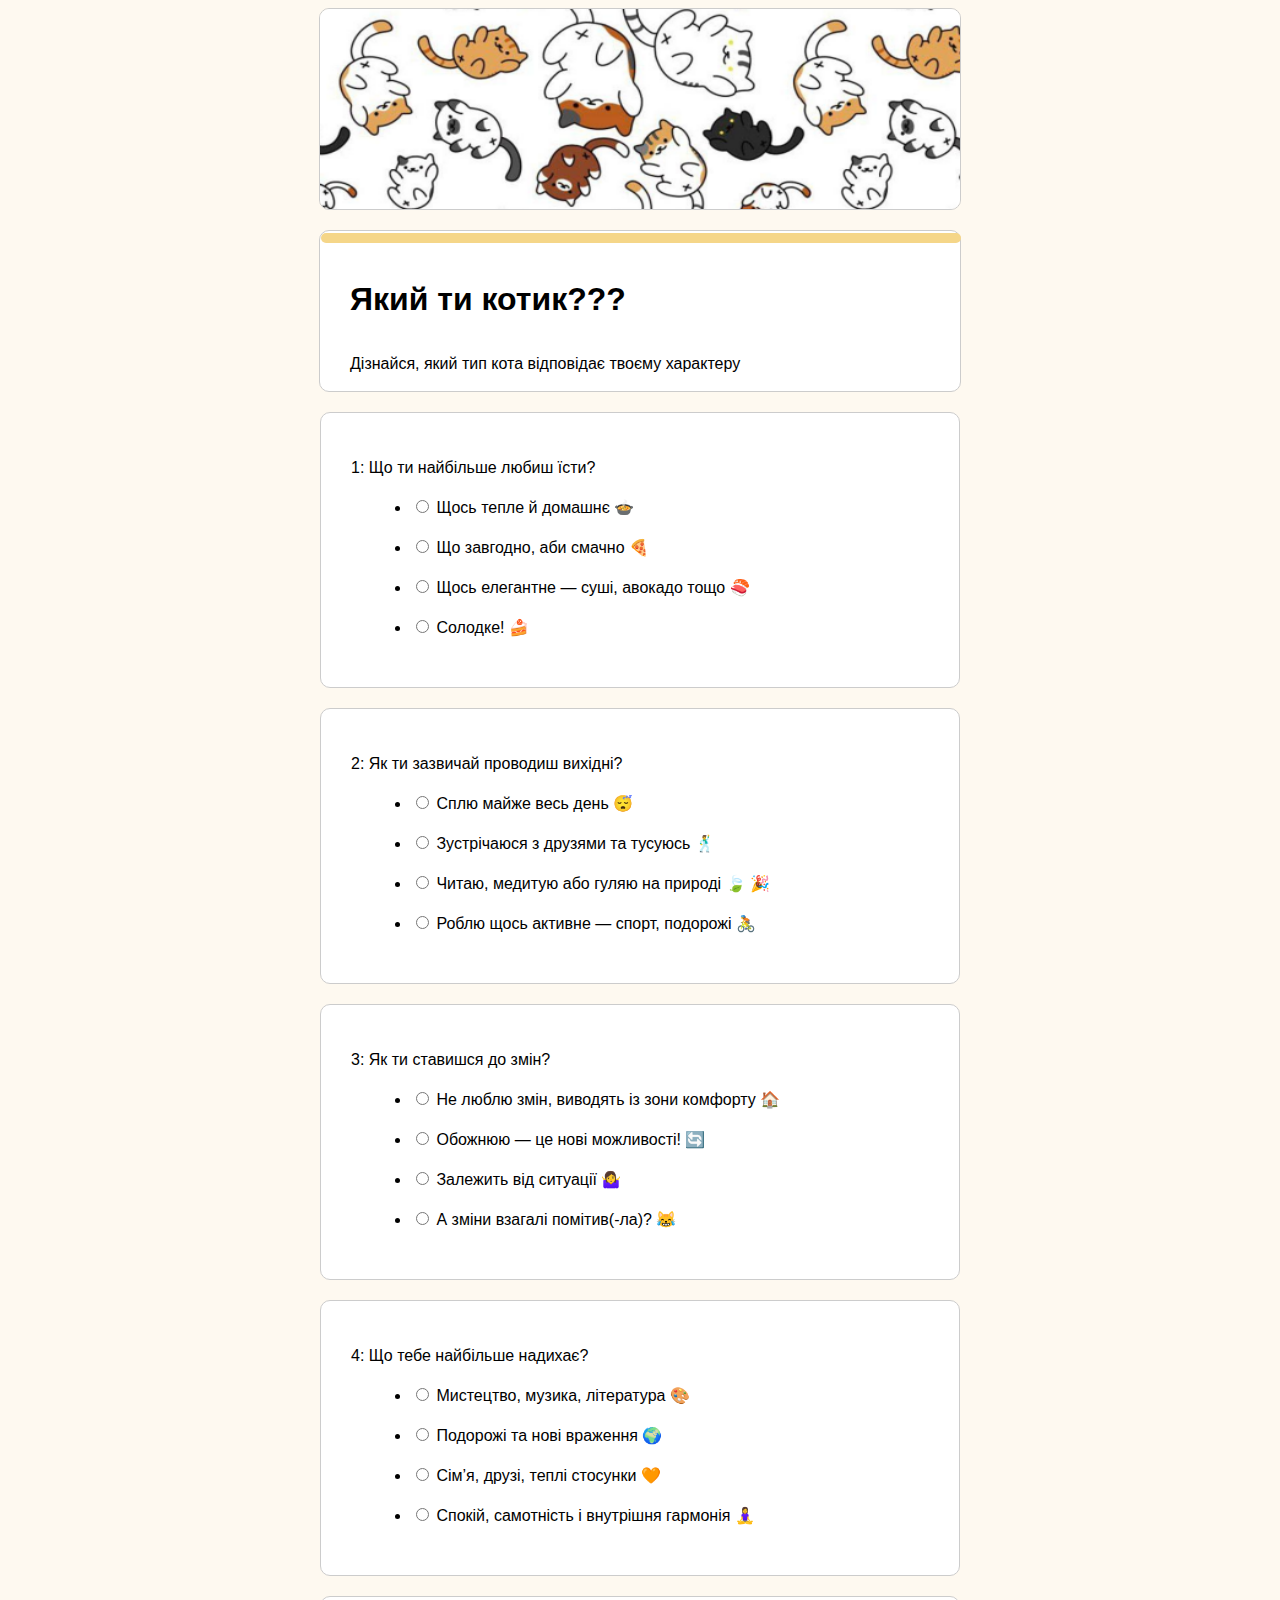
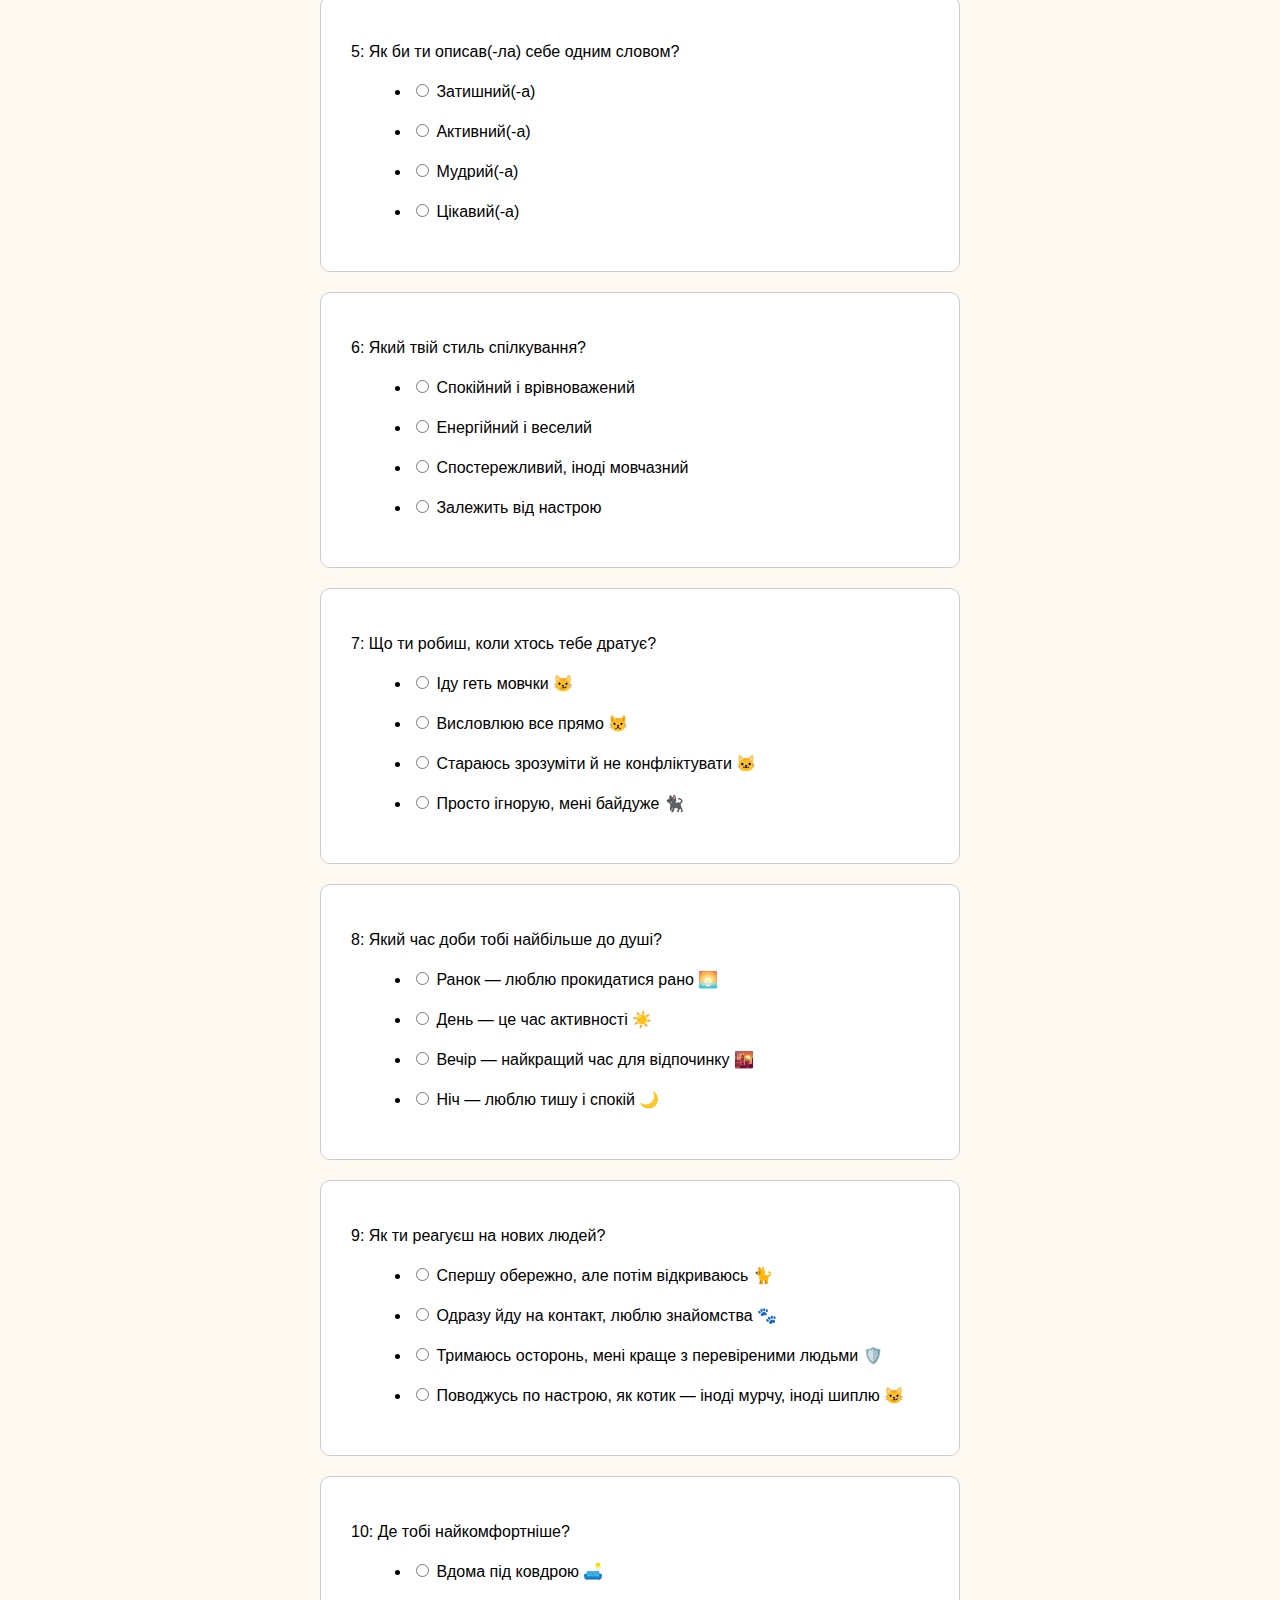
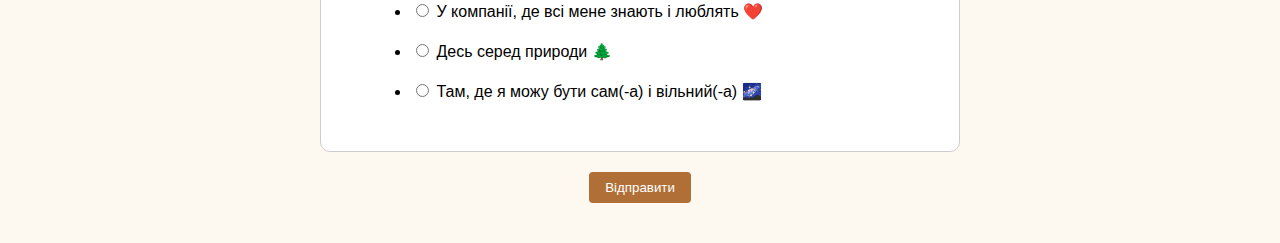
<file: origin-quiz.html>
<!DOCTYPE html>
<html lang="en">
  <head>
    <meta charset="UTF-8" />
    <meta
      name="viewport"
      content="width=device-width, initial-scale=1.0"
    />
    <link
      rel="shortcut icon"
      href="https://zefirka.club/uploads/posts/2022-11/1667555344_17-zefirka-club-p-kotyata-na-prozrachnom-fone-21.png"
    />
    <title>Квіз</title>

</head>
<body>
    <link rel="stylesheet" href="quiz.css"/>
    <script src="quiz.js"></script>
  </head>
  <body>
    <link rel="stylesheet" href="quiz.css" />
    <header>
      <div>
        <img
          src="images/cats-image.png"
          alt="Cat Icon"
          class="cat-icon"
        />
      </div>
      <div class="quiz-start">
        <div class="brown-line"></div>
        <h1>Який ти котик???</h1>
        <p>Дізнайся, який тип кота відповідає твоєму характеру</p>
      </div>
    </header>
    <main>
      <div class="quiz">
        <div class="quiz-title">
        <p>1: Що ти найбільше любиш їсти?</p>
        <ul>
            <li class="a"><input type="radio" name="answer1" value="a"> Щось тепле й домашнє 🍲</li>
            <li class="b"><input type="radio" name="answer1" value="b"> Що завгодно, аби смачно 🍕</li>
            <li class="c"><input type="radio" name="answer1" value="c"> Щось елегантне — суші, авокадо тощо 🍣</li>
            <li class="d"><input type="radio" name="answer1" value="d"> Солодке! 🍰</li>
        </ul>
        </div>
        <div class="quiz-title">
        <p>2: Як ти зазвичай проводиш вихідні?</p>
        <ul>
            <li class="a"><input type="radio" name="answer2" value="a"> Сплю майже весь день 😴</li>
            <li class="b"><input type="radio" name="answer2" value="b"> Зустрічаюся з друзями та тусуюсь 🕺</li>
            <li class="c"><input type="radio" name="answer2" value="c"> Читаю, медитую або гуляю на природі 🍃 🎉</li>
            <li class="d"><input type="radio" name="answer2" value="d"> Роблю щось активне — спорт, подорожі 🚴</li>
        </ul>
        </div>
        <div class="quiz-title">
        <p>3: Як ти ставишся до змін?</p>
        <ul>
            <li class="a"><input type="radio" name="answer3" value="a"> Не люблю змін, виводять із зони комфорту 🏠</li>
            <li class="b"><input type="radio" name="answer3" value="b"> Обожнюю — це нові можливості! 🔄</li>
            <li class="c"><input type="radio" name="answer3" value="c"> Залежить від ситуації 🤷‍♀️</li>
            <li class="d"><input type="radio" name="answer3" value="d"> А зміни взагалі помітив(-ла)? 😹</li>
        </ul>
        </div>
        <div class="quiz-title">
        <p>4: Що тебе найбільше надихає?</p>
        <ul>
            <li class="a"><input type="radio" name="answer4" value="a"> Мистецтво, музика, література 🎨</li>
            <li class="b"><input type="radio" name="answer4" value="b"> Подорожі та нові враження 🌍</li>
            <li class="c"><input type="radio" name="answer4" value="c"> Сім’я, друзі, теплі стосунки 🧡</li>
            <li class="d"><input type="radio" name="answer4" value="d"> Спокій, самотність і внутрішня гармонія 🧘‍♀️</li>
        </ul>
        </div>
        <div class="quiz-title">
        <p>5: Як би ти описав(-ла) себе одним словом? </p>
        <ul>
            <li class="a"><input type="radio" name="answer5" value="a"> Затишний(-а)</li>
            <li class="b"><input type="radio" name="answer5" value="b"> Активний(-а)</li>
            <li class="c"><input type="radio" name="answer5" value="c"> Мудрий(-а)</li>
            <li class="d"><input type="radio" name="answer5" value="d"> Цікавий(-а)</li>
        </ul>
        </div>
        <div class="quiz-title">
        <p>6: Який твій стиль спілкування?</p>
        <ul>
            <li class="a"><input type="radio" name="answer6" value="a"> Спокійний і врівноважений</li>
            <li class="b"><input type="radio" name="answer6" value="b"> Енергійний і веселий</li>
            <li class="c"><input type="radio" name="answer6" value="c"> Спостережливий, іноді мовчазний</li>
            <li class="d"><input type="radio" name="answer6" value="d"> Залежить від настрою</li>
        </ul>
        </div>
        <div class="quiz-title">
        <p>7: Що ти робиш, коли хтось тебе дратує?</p>
        <ul>
            <li class="a"><input type="radio" name="answer7" value="a"> Іду геть мовчки 😼</li>
            <li class="b"><input type="radio" name="answer7" value="b"> Висловлюю все прямо 😾</li>
            <li class="c"><input type="radio" name="answer7" value="c"> Стараюсь зрозуміти й не конфліктувати 🐱</li>
            <li class="d"><input type="radio" name="answer7" value="d"> Просто ігнорую, мені байдуже 🐈‍⬛</li>
        </ul>
        </div>
        <div class="quiz-title">
        <p>8: Який час доби тобі найбільше до душі? </p>
        <ul>
            <li class="a"><input type="radio" name="answer8" value="a"> Ранок — люблю прокидатися рано 🌅</li>
            <li class="b"><input type="radio" name="answer8" value="b"> День — це час активності ☀️</li>
            <li class="c"><input type="radio" name="answer8" value="c"> Вечір — найкращий час для відпочинку 🌇</li>
            <li class="d"><input type="radio" name="answer8" value="d"> Ніч — люблю тишу і спокій 🌙</li>
        </ul>
        </div>
        <div class="quiz-title">
        <p>9: Як ти реагуєш на нових людей? </p>
        <ul>
            <li class="a"><input type="radio" name="answer9" value="a"> Спершу обережно, але потім відкриваюсь 🐈</li>
            <li class="b"><input type="radio" name="answer9" value="b"> Одразу йду на контакт, люблю знайомства 🐾</li>
            <li class="c"><input type="radio" name="answer9" value="c"> Тримаюсь осторонь, мені краще з перевіреними людьми 🛡️</li>
            <li class="d"><input type="radio" name="answer9" value="d"> Поводжусь по настрою, як котик — іноді мурчу, іноді шиплю 😼</li>
        </ul>
        </div>
        <section class="quiz-title-container">
        <div class="quiz-title">
        <p>10: Де тобі найкомфортніше?</p>
        <ul>
            <li class="a"><input type="radio" name="answer10" value="a"> Вдома під ковдрою 🛋️</li>
            <li class="b"><input type="radio" name="answer10" value="b"> У компанії, де всі мене знають і люблять ❤️</li>
            <li class="c"><input type="radio" name="answer10" value="c"> Десь серед природи 🌲</li>
            <li class="d"><input type="radio" name="answer10" value="d"> Там, де я можу бути сам(-а) і вільний(-а) 🌌</li>
        </ul>
        </div>
        <button class="send" onclick="calculateResult()">Відправити </button>
    </main>
  </body>
</html>
</file>
<file: quiz.css>
body {
    background-color: #fef9f0;
    font-family: Roboto, RobotoDraft, Helvetica, Arial, sans-serif;
    height: 110%;
}
.quiz {
    display: flex; /* Використовуємо flexbox */
    align-items: center; /* Вирівнювання по верхньому краю */
    justify-content: center; /* Відстань між елементами */
    flex-direction: column; /* Вертикальне вирівнювання */
    margin-bottom: 20px;
}
.brown-line {
    background-color: #F5D689;
    width: 630px;
    /*margin: 0 auto;*/
    padding: 5px;
    display: flex;
    flex-direction: column;
    border-radius: 10px;
    margin-bottom: 17px;
    margin-left: -29px;
}
.quiz-start {
    background-color: white;
    border-radius: 10px;
    border: 1px solid #ccc;
    padding: 30px;
    width: 580px;
    height: 100px;
    margin: auto;
    margin-bottom: 20px;
    display: flex;
    flex-direction: column; 
    justify-content: center; /* горизонтальне центрування */
    /*align-items: center;    /* вертикальне центрування */
}
.quiz-title {
    background-color: white;
    border-radius: 10px;
    border: 1px solid #ccc;
    padding: 30px;
    width: 640px;
    margin: auto;
    margin-bottom: 20px;
    box-sizing: border-box;
}
.quiz-title li {
    padding: auto;
    margin: 20px;
}
.cat-icon {
    border: 1px solid #ccc;
    border-radius: 10px;
    width: 640px;
    height: 200px;
    display: block;
    margin: 0 auto;
    margin-bottom: 20px;
}
.send {
    background-color: #af6f37;
    color: white;
    padding: 8px 16px;
    border-radius: 4px;
    border: none;
    cursor: pointer;
    display: flex; /* Використовуємо flexbox */
    align-items: flex-start; /* Вирівнювання по верхньому краю */
}
.quiz-title-container {
    display: flex; /* Використовуємо flexbox */
    align-items: center; /* Вирівнювання по верхньому краю */
    justify-content: center; /* Відстань між елементами */
    flex-direction: column; /* Вертикальне вирівнювання */
    margin-bottom: 20px; /* Відступ знизу */
    width: 100%; /* Або зазначте бажану ширину */

}

.last_question{
    display: flex;
    align-items: end;
}

.last_question button{
    position: relative;
    top: -18px;
    height: 35px;
    width: 100px;
}
</file>
